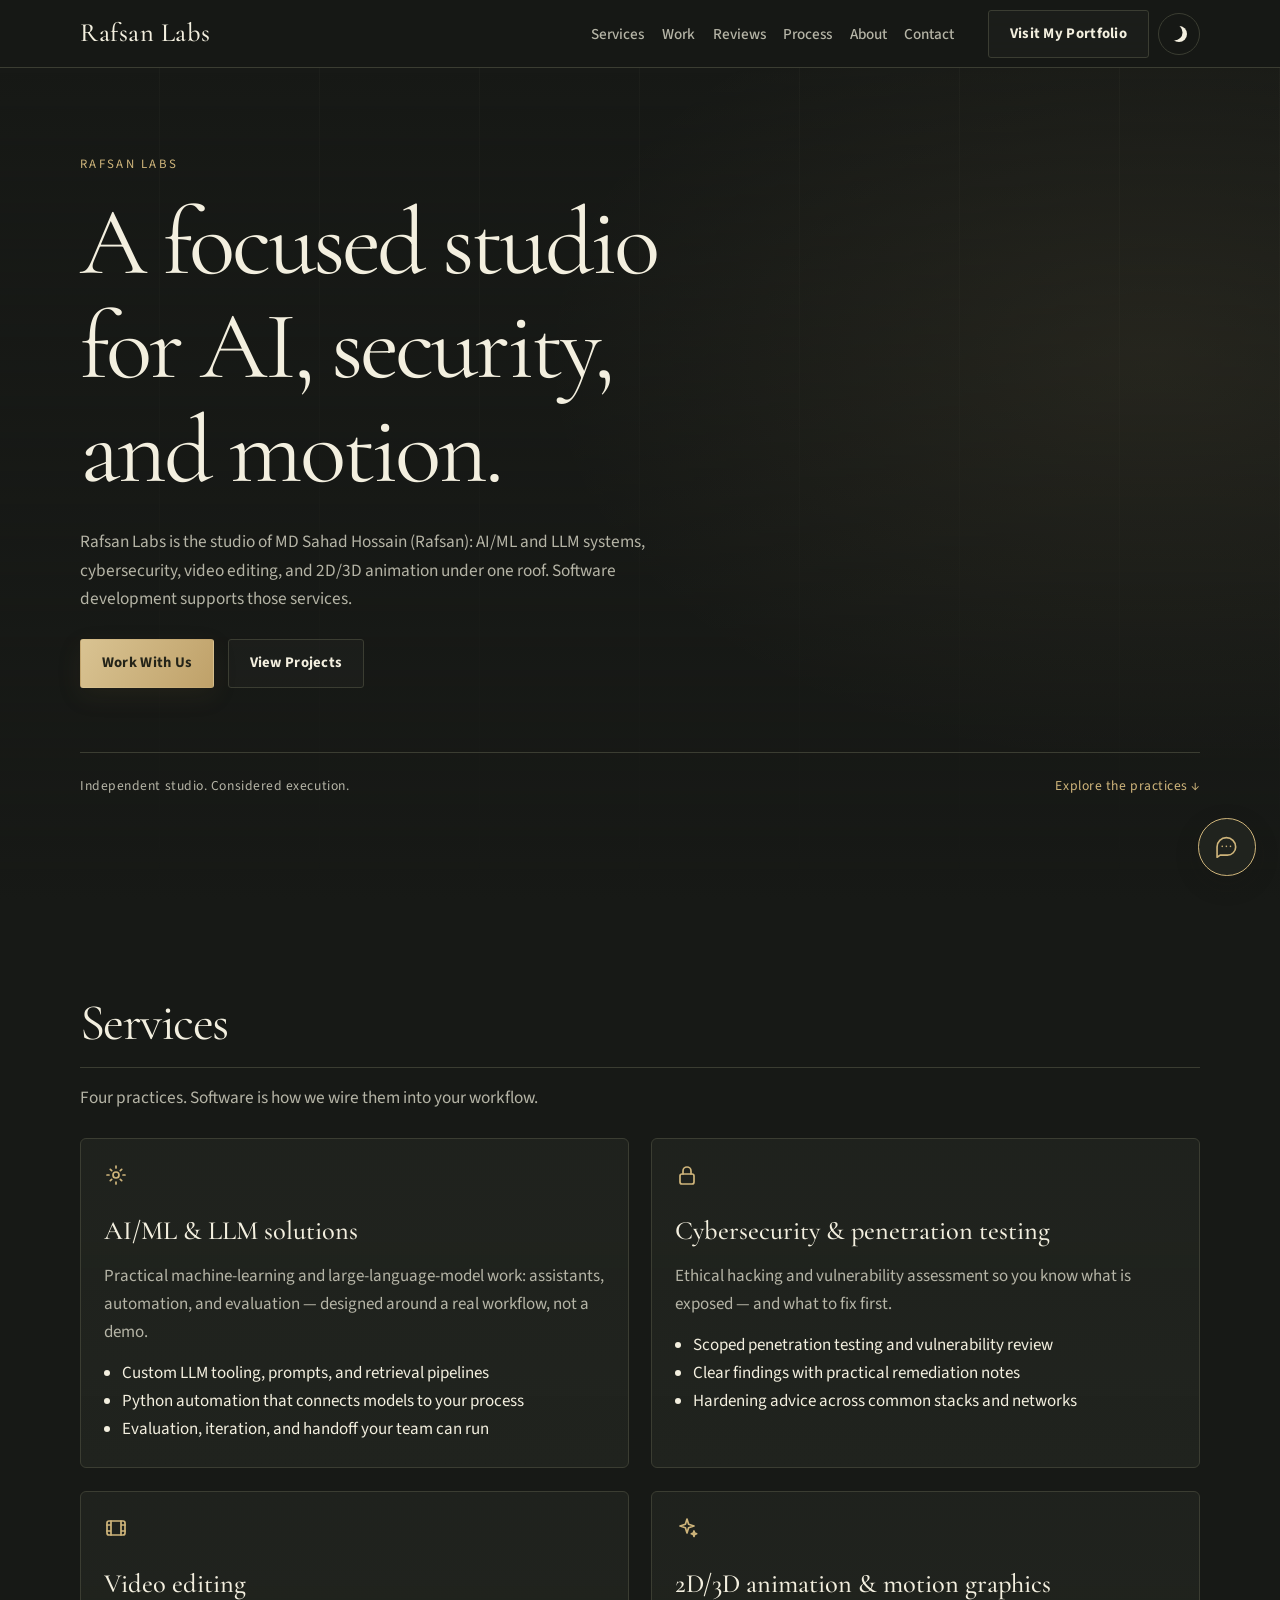
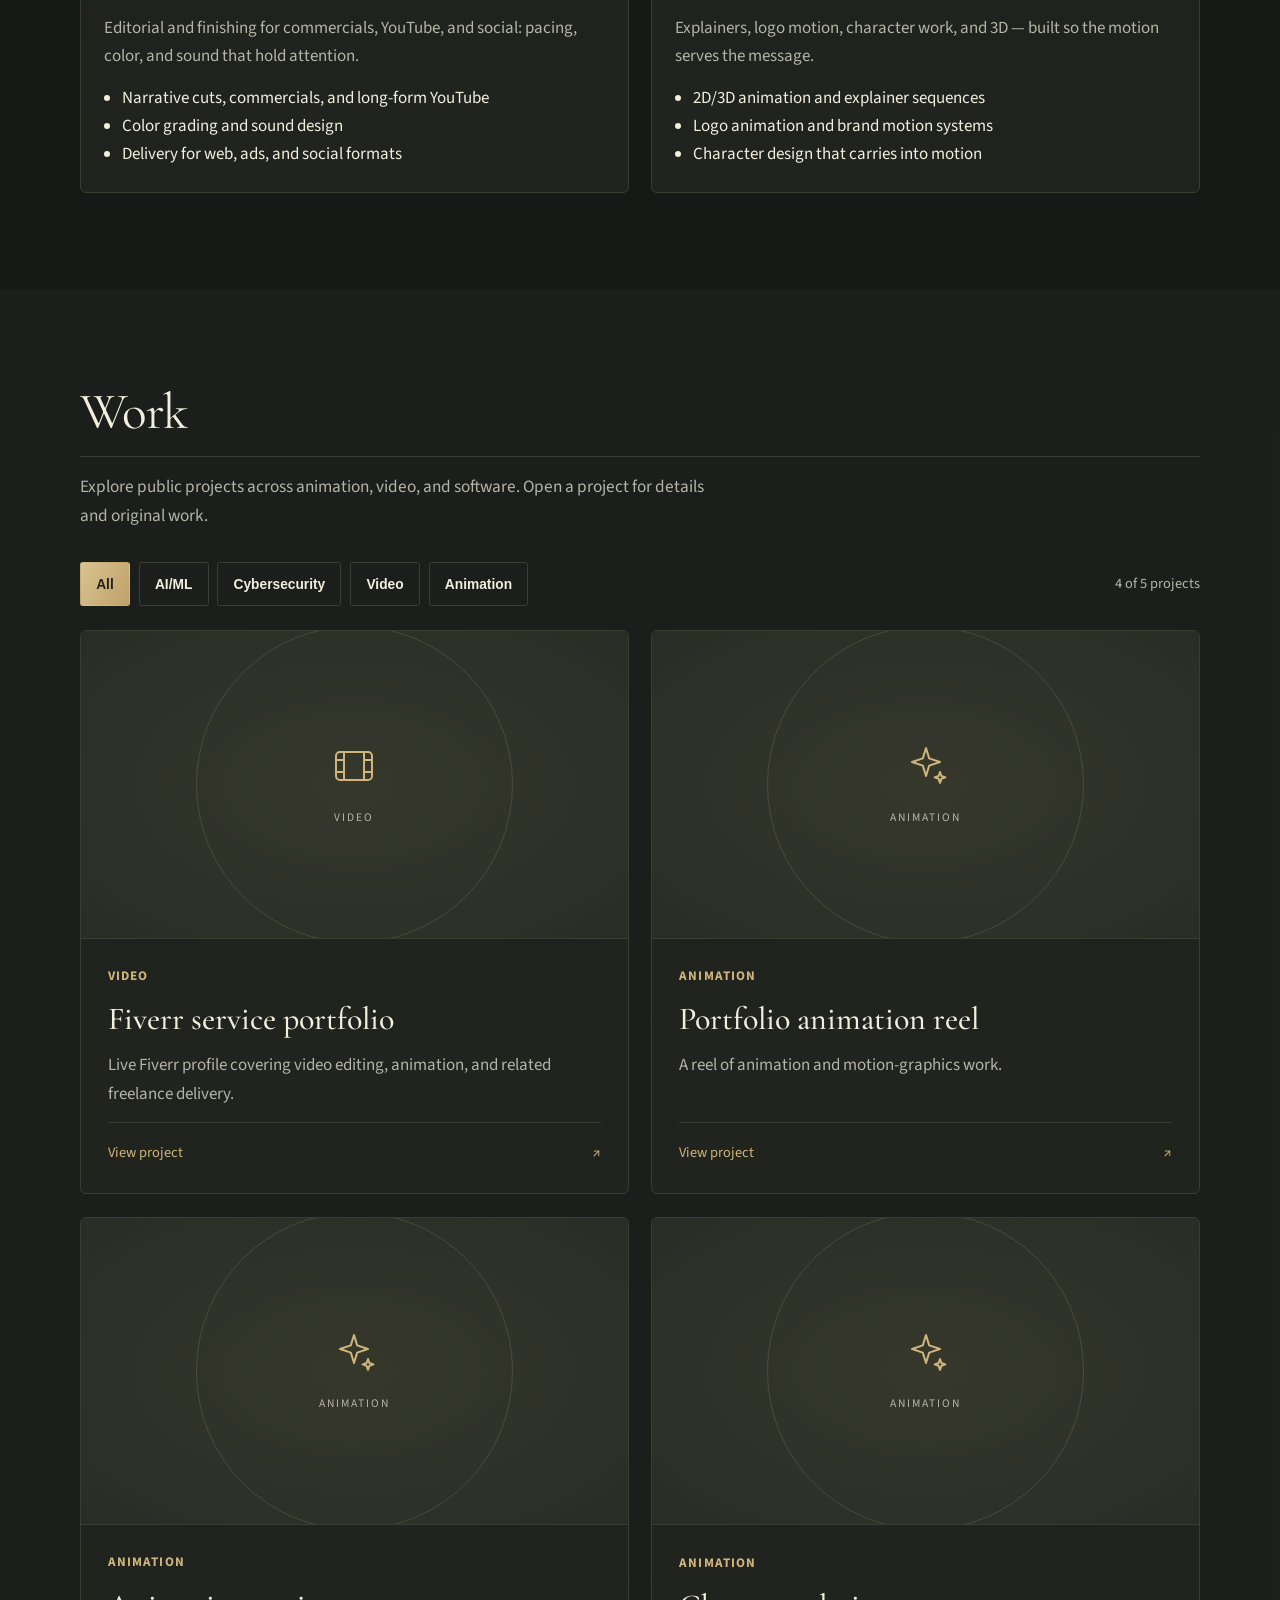
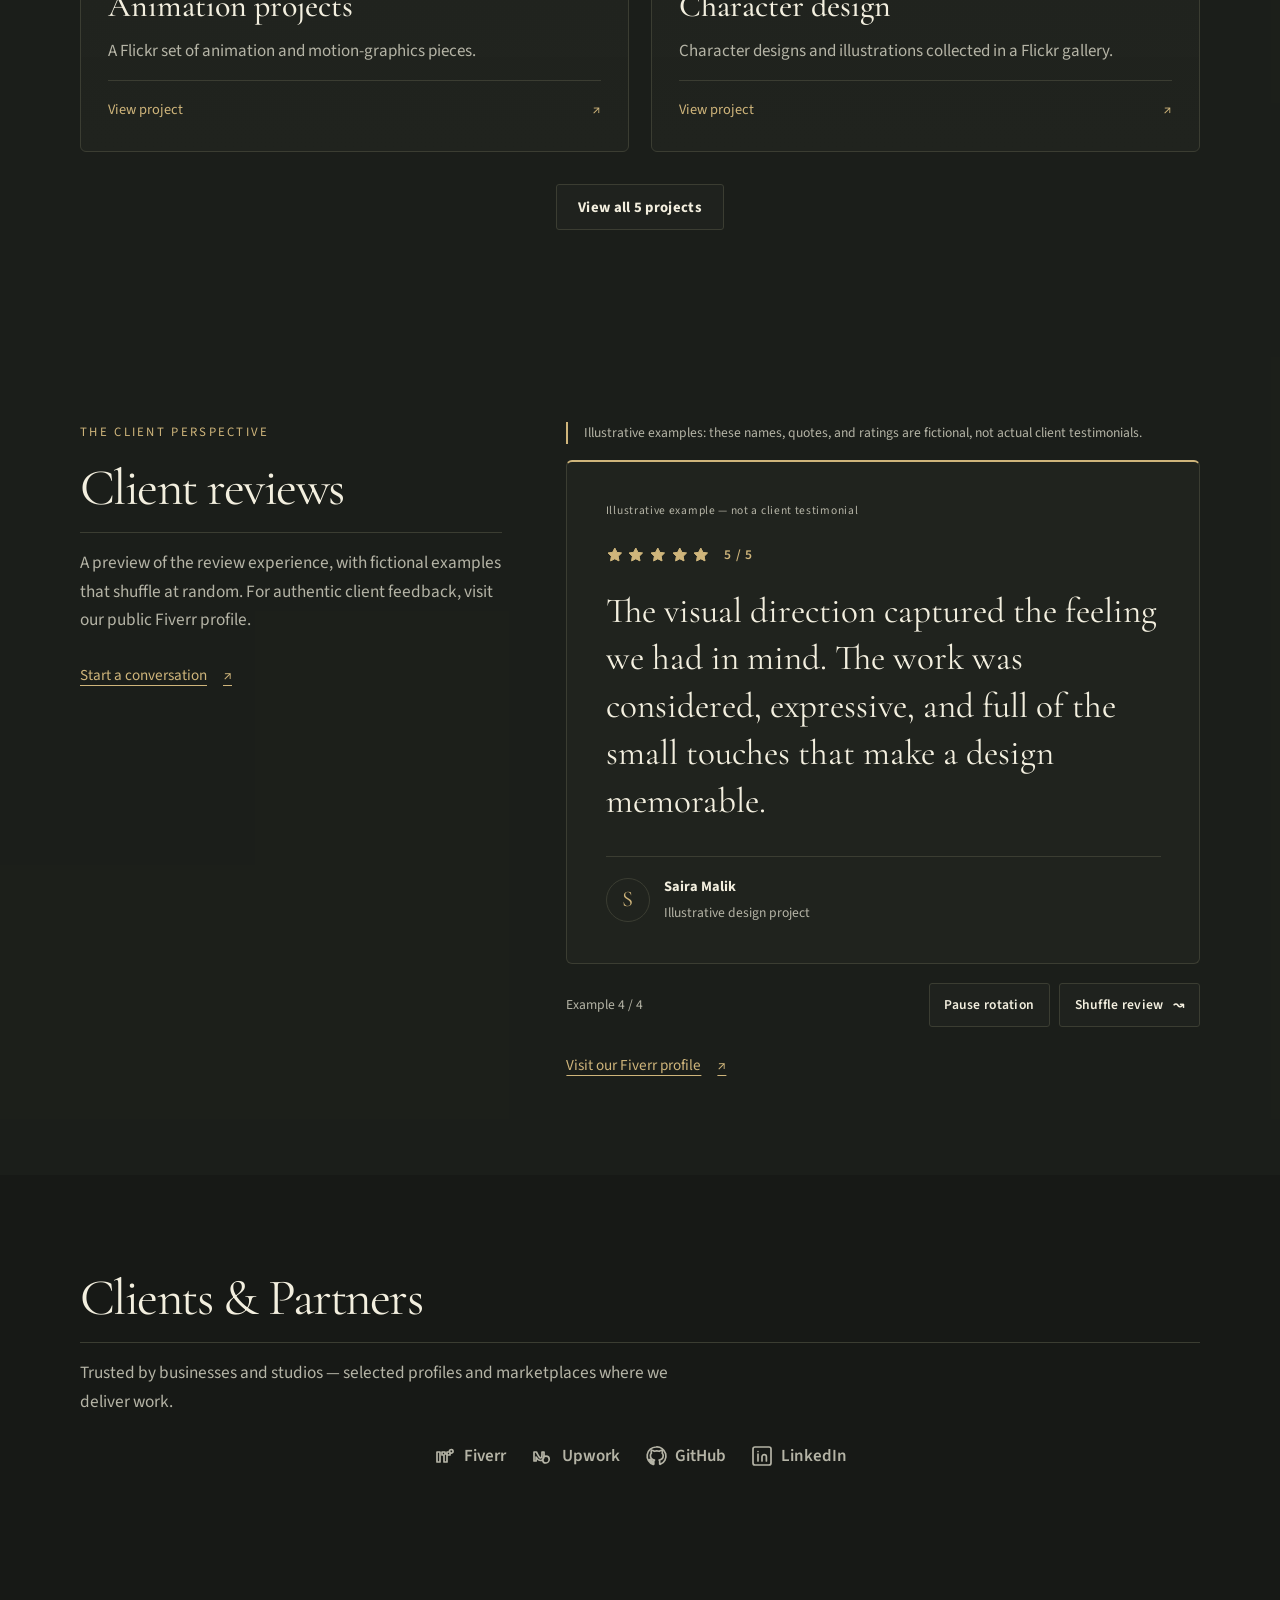
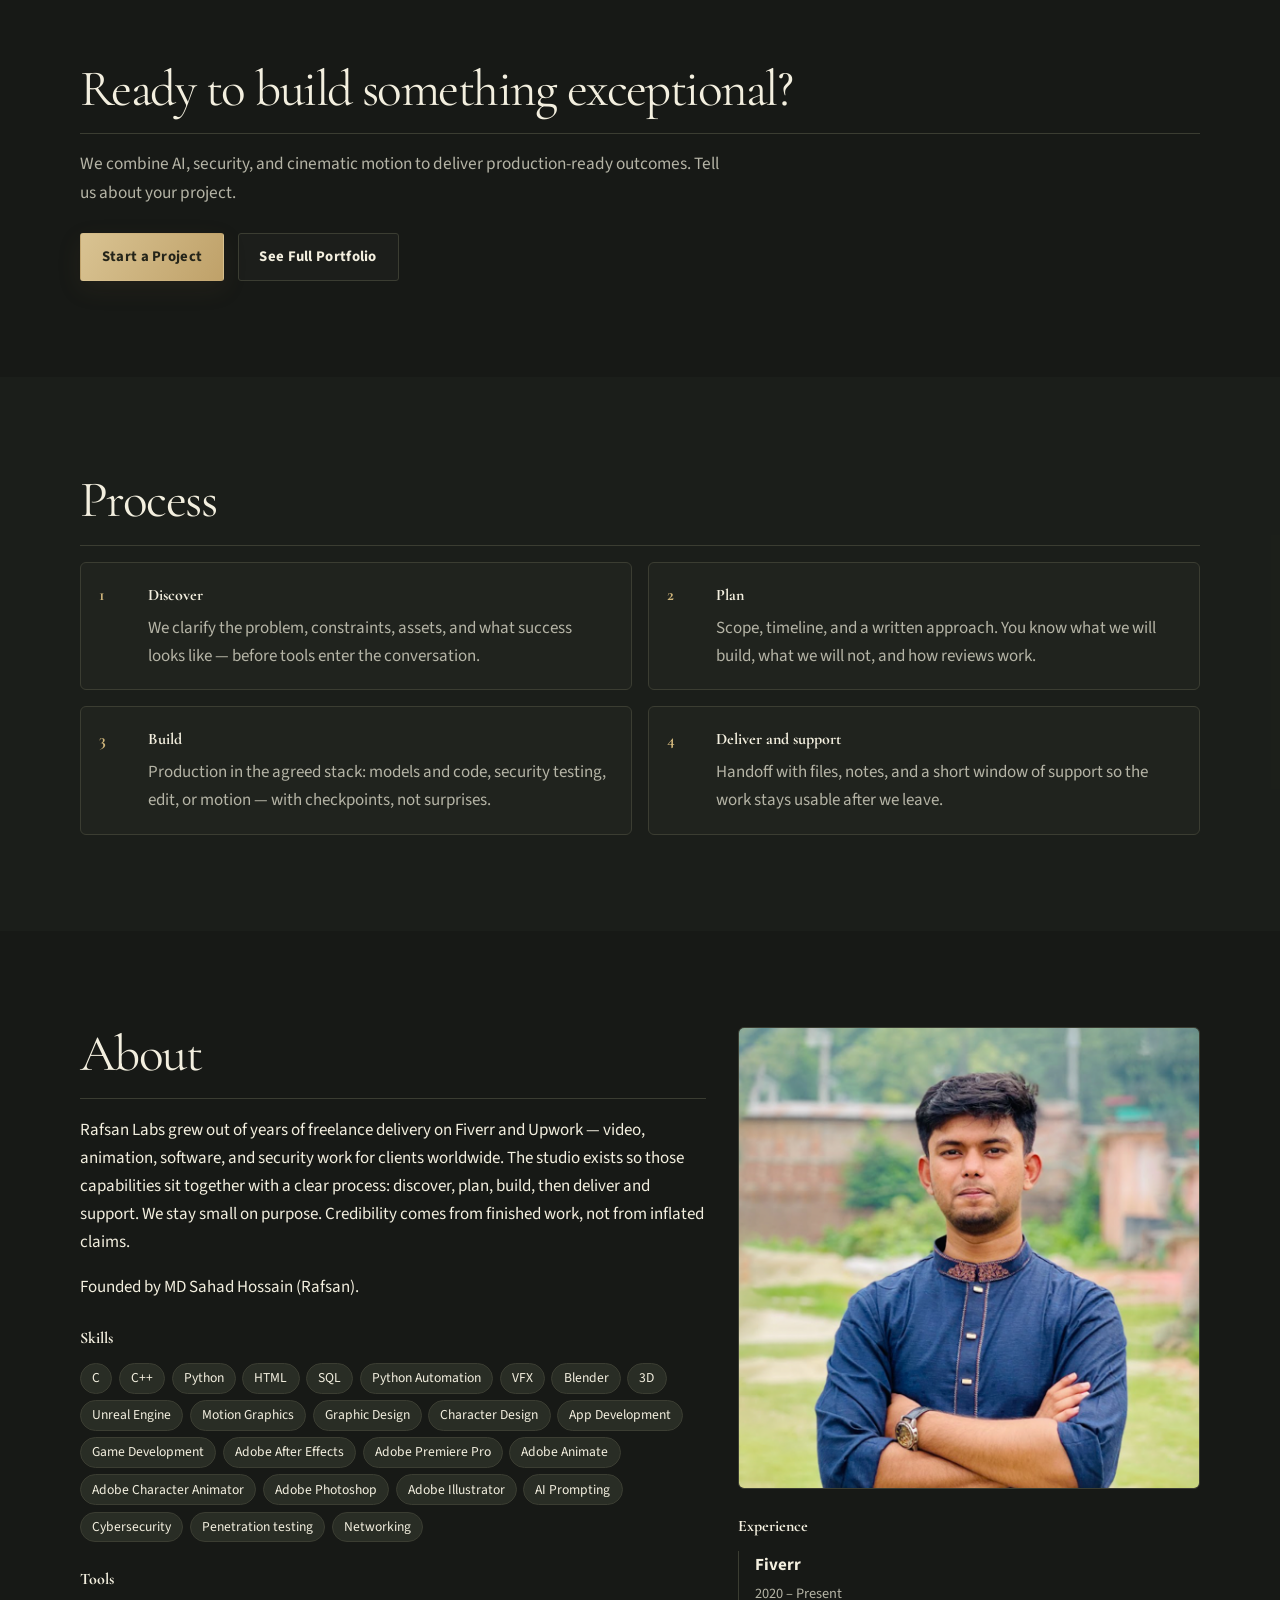
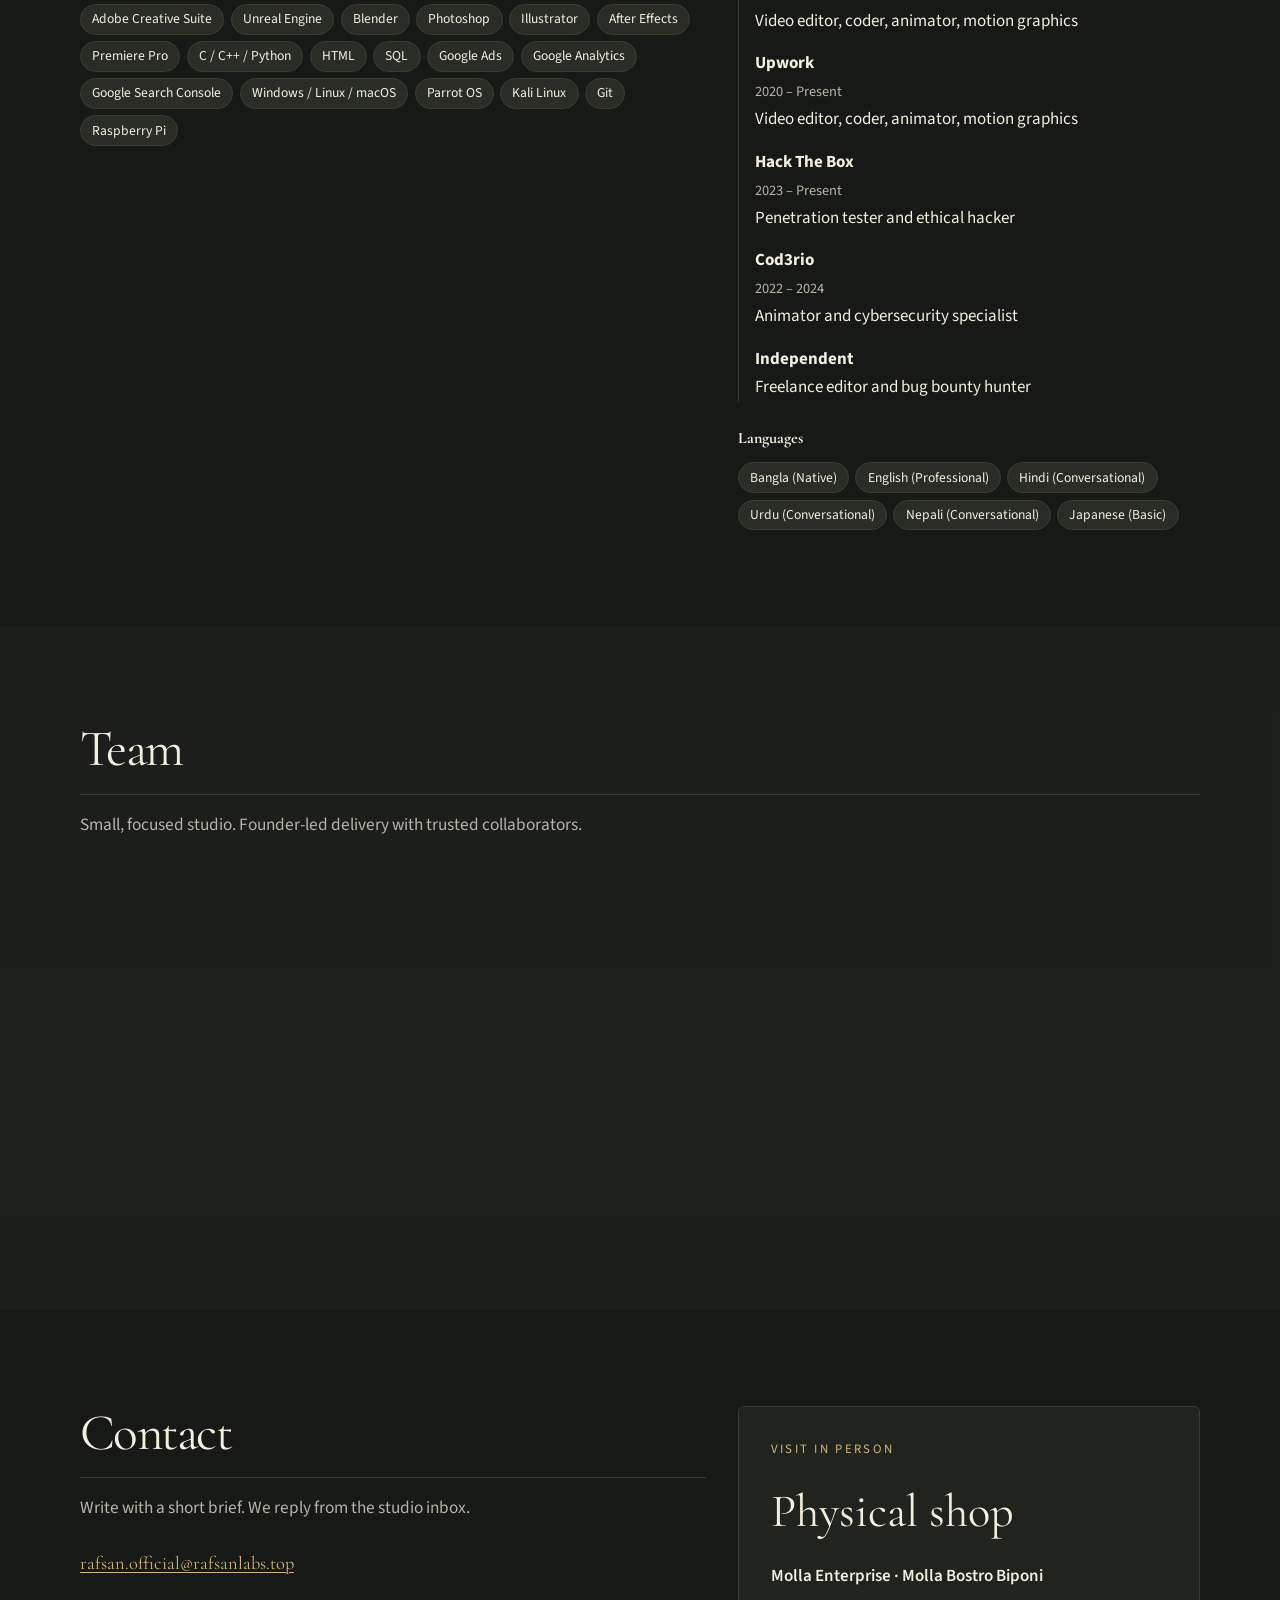
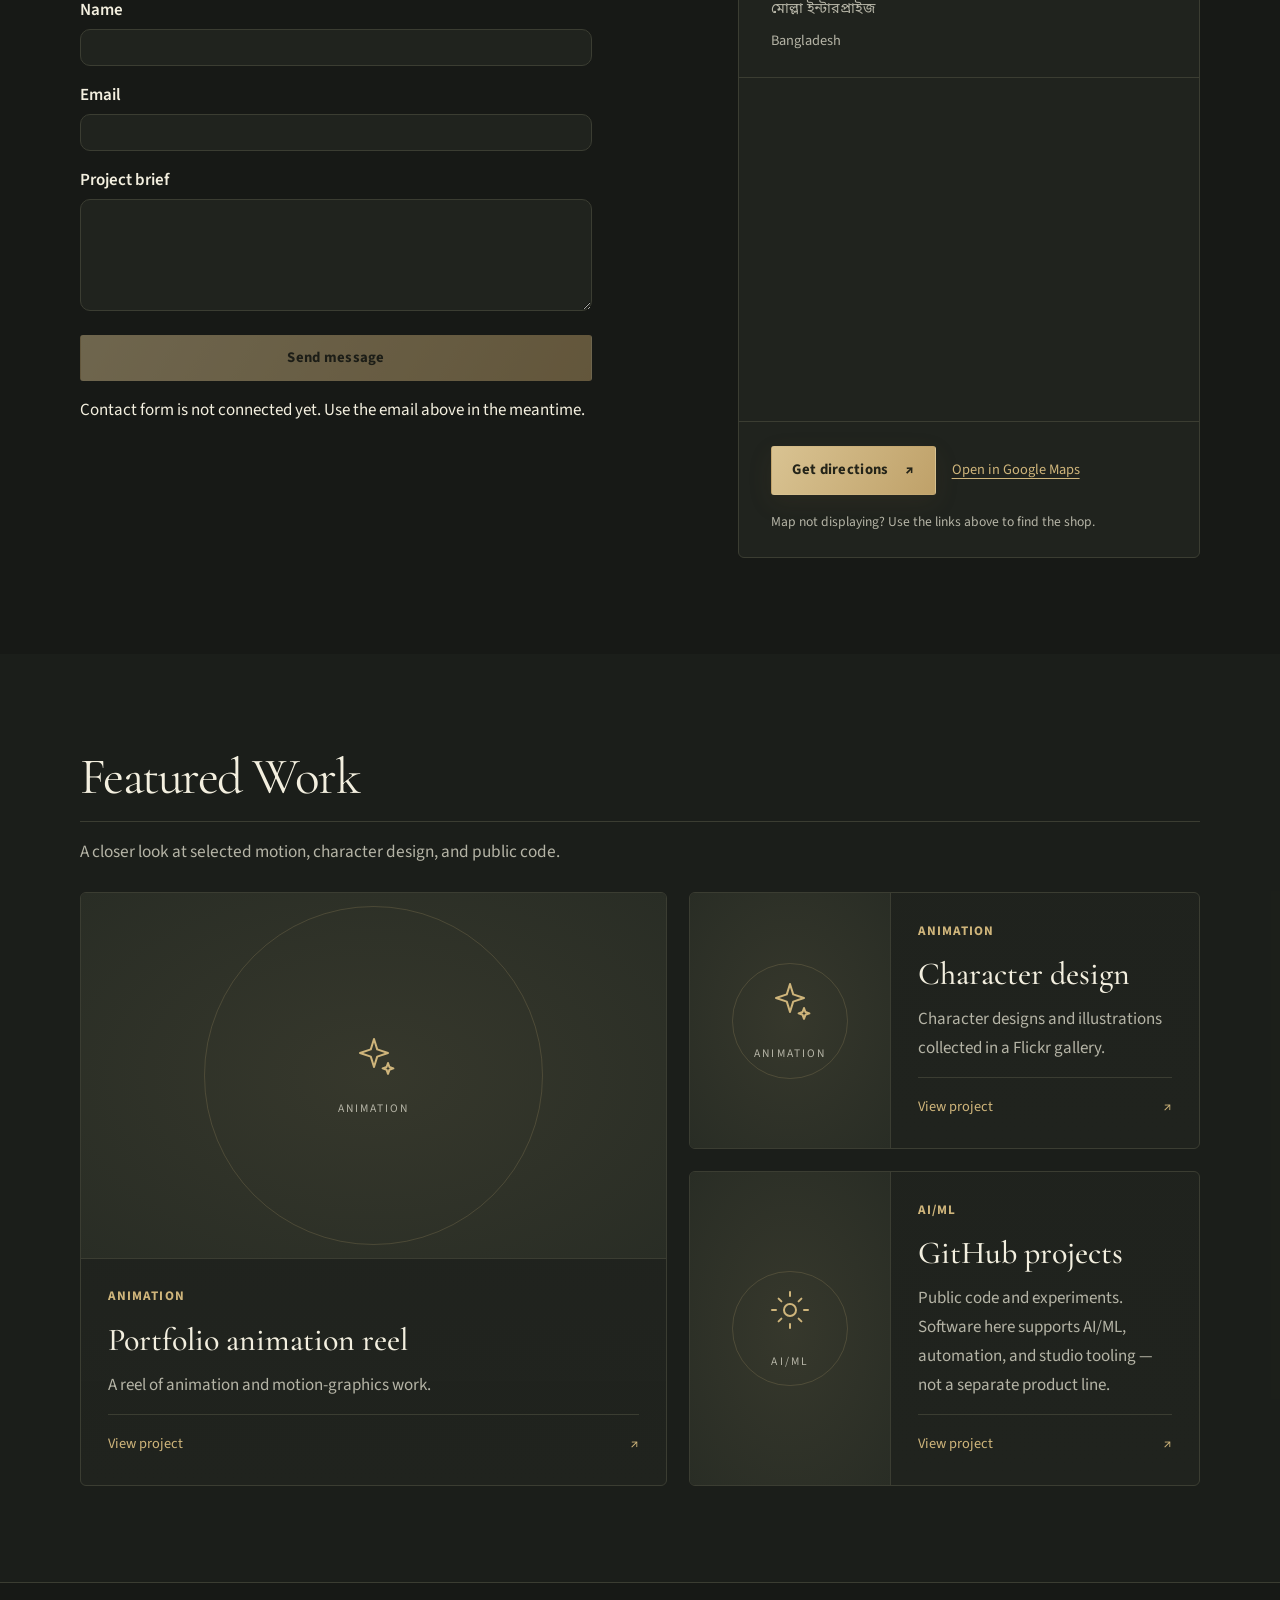
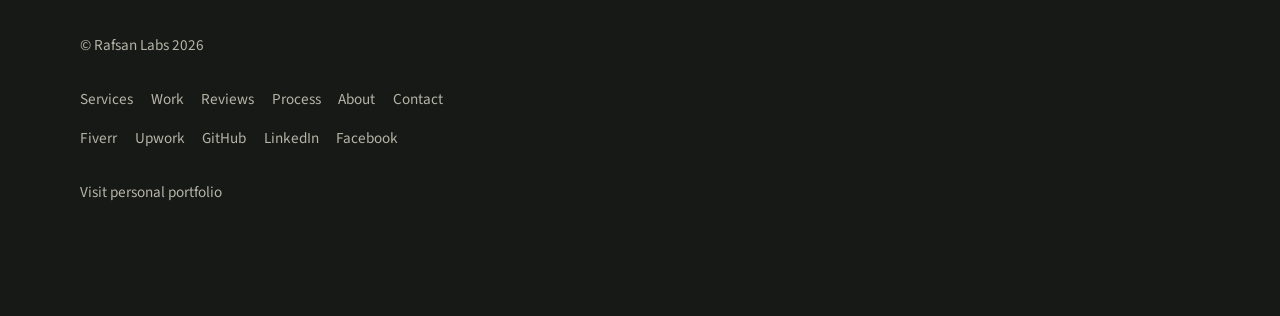
<file: index.html>
<!DOCTYPE html>
<html lang="en">
<head>
  <meta charset="UTF-8">
  <meta name="viewport" content="width=device-width, initial-scale=1.0">
  <title>Rafsan Labs — AI, Cybersecurity, Video &amp; Animation</title>
  <meta name="description" content="Rafsan Labs is the studio of MD Sahad Hossain (Rafsan). We deliver AI/ML and LLM solutions, cybersecurity and penetration testing, video editing, and 2D/3D animation.">
  <meta name="keywords" content="Molla Enterprise, মোল্লা ইন্টারপ্রাইজ, Molla Bostro Biponi, Rafsan Sahad, Rafsan Labs, AI, Cybersecurity, Video, Animation">
  <link rel="canonical" href="https://rafsanlabs.top/">
  <meta property="og:type" content="website">
  <meta property="og:title" content="Rafsan Labs — AI, Cybersecurity, Video &amp; Animation">
  <meta property="og:description" content="Studio of MD Sahad Hossain (Rafsan): AI/ML and LLM solutions, cybersecurity, video editing, and 2D/3D animation.">
  <meta property="og:url" content="https://rafsanlabs.top/">
  <meta property="og:image" content="https://rafsanlabs.top/assets/img/profile.jpg">
  <meta name="twitter:card" content="summary_large_image">
  <meta name="twitter:title" content="Rafsan Labs — AI, Cybersecurity, Video &amp; Animation">
  <meta name="twitter:description" content="Studio of MD Sahad Hossain (Rafsan): AI/ML, cybersecurity, video, and animation.">
  <meta name="twitter:image" content="https://rafsanlabs.top/assets/img/profile.jpg">
  <link rel="icon" type="image/svg+xml" href="assets/img/favicon.svg">
  <link rel="preconnect" href="https://fonts.googleapis.com">
  <link rel="preconnect" href="https://fonts.gstatic.com" crossorigin>
  <link href="https://fonts.googleapis.com/css2?family=Cormorant+Garamond:ital,wght@0,400;0,500;0,600;1,400;1,500&family=Noto+Sans+Bengali:wght@400&family=Source+Sans+3:ital,wght@0,400;0,500;0,600;1,400&display=swap" rel="stylesheet">
  <link rel="stylesheet" href="css/company.css">
  <link rel="stylesheet" href="css/luxury.css">
  <script type="application/ld+json">
  {
    "@context": "https://schema.org",
    "@type": "Organization",
    "name": "Rafsan Labs",
    "url": "https://rafsanlabs.top",
    "email": "rafsan.official@rafsanlabs.top",
    "founder": {
      "@type": "Person",
      "name": "MD Sahad Hossain",
      "alternateName": "Rafsan"
    },
    "sameAs": [
      "https://www.fiverr.com/users/rafsansahad7",
      "https://www.upwork.com/freelancers/~0189661ee7552e6db1",
      "https://github.com/RafsanSahad",
      "https://www.linkedin.com/in/rafsan-sahad/",
      "https://www.facebook.com/itsRafsanSahad"
    ]
  }
  </script>
  <script type="application/ld+json">
  {
    "@context": "https://schema.org",
    "@type": "Store",
    "name": "Molla Enterprise",
    "alternateName": "মোল্লা ইন্টারপ্রাইজ",
    "description": "Molla Enterprise — clothing shop (Molla Bostro Biponi). Founder: MD Sahad Hossain (Rafsan).",
    "url": "https://rafsanlabs.top",
    "geo": {
      "@type": "GeoCoordinates",
      "latitude": 23.217500578856964,
      "longitude": 89.1652736830444
    },
    "address": {
      "@type": "PostalAddress",
      "addressLocality": "Bostro Biponi",
      "addressRegion": "",
      "addressCountry": "Bangladesh"
    },
    "sameAs": [
      "https://www.fiverr.com/users/rafsansahad7",
      "https://www.upwork.com/freelancers/~0189661ee7552e6db1",
      "https://github.com/RafsanSahad",
      "https://www.linkedin.com/in/rafsan-sahad/",
      "https://www.facebook.com/itsRafsanSahad"
    ]
  }
  </script>
</head>
<body data-page="company">
  <a class="skip-link" href="#main">Skip to main content</a>

  <header class="site-header" id="top">
    <div class="wrap header-inner">
      <a class="wordmark" href="#top">Rafsan Labs</a>
      <nav class="nav" id="primary-nav" aria-label="Primary">
        <ul class="nav-list" id="nav-list"></ul>
      </nav>
      <div class="header-actions">
        <a class="btn btn-outline" href="portfolio.html">Visit My Portfolio</a>
        <button type="button" class="theme-toggle" id="theme-toggle" aria-label="Switch to light theme">
          <span class="theme-toggle-icon" aria-hidden="true"></span>
        </button>
        <button type="button" class="nav-toggle" id="nav-toggle" aria-expanded="false" aria-controls="primary-nav" aria-label="Open menu">
          <span></span><span></span><span></span>
        </button>
      </div>
    </div>
  </header>

  <main id="main">
    <section class="hero" id="hero" aria-labelledby="hero-title">
      <div class="hero-bg" aria-hidden="true"></div>
      <div class="wrap hero-inner">
        <p class="eyebrow" id="hero-eyebrow"></p>
        <h1 id="hero-title"></h1>
        <p class="lede" id="hero-pitch"></p>
        <div class="hero-actions" id="hero-actions"></div>
        <div class="hero-colophon">
          <span>Independent studio. Considered execution.</span>
          <a href="#services">Explore the practices <span aria-hidden="true">↓</span></a>
        </div>
      </div>
    </section>

    <section class="section" id="services" aria-labelledby="services-title">
      <div class="wrap">
        <h2 id="services-title">Services</h2>
        <p class="section-intro">Four practices. Software is how we wire them into your workflow.</p>
        <div class="card-grid" id="services-grid"></div>
      </div>
    </section>

    <section class="section section-alt" id="work" aria-labelledby="work-title">
      <div class="wrap">
        <h2 id="work-title">Work</h2>
        <p class="section-intro">Explore public projects across animation, video, and software. Open a project for details and original work.</p>
        <div class="work-toolbar">
          <div class="filters" id="work-filters" role="group" aria-label="Project filters"></div>
          <p class="work-status" id="work-status" role="status" aria-live="polite" aria-atomic="true"></p>
        </div>
        <div class="card-grid work-grid" id="work-grid"></div>
        <div class="view-all-control" id="view-all-control" hidden>
          <button type="button" class="btn btn-outline" id="work-toggle" aria-controls="work-grid" aria-expanded="false">View all projects</button>
        </div>
      </div>
    </section>

    <section class="section section-alt" id="reviews" aria-labelledby="reviews-title">
      <div class="wrap reviews-layout">
        <div class="reviews-intro">
          <p class="eyebrow">The client perspective</p>
          <h2 id="reviews-title">Client reviews</h2>
          <p class="section-intro" id="reviews-intro-copy">Good work is a collaboration. Explore client feedback on our public Fiverr profile, with selected testimonials shared here when available.</p>
          <a class="reviews-contact" href="#contact">Start a conversation <span aria-hidden="true">↗</span></a>
        </div>
        <div class="reviews-content">
          <p class="reviews-demo-note" id="reviews-demo-note" hidden>Illustrative examples: these names, quotes, and ratings are fictional, not actual client testimonials.</p>
          <div class="review-carousel" id="review-carousel" role="region" aria-roledescription="carousel" aria-label="Client reviews" hidden>
            <div class="client-reviews-grid" id="reviews-grid" aria-live="off"></div>
            <div class="review-carousel-controls" id="review-carousel-controls">
              <p class="review-position" id="review-position"></p>
              <div class="review-carousel-actions">
                <button type="button" class="btn btn-outline" id="review-pause" aria-controls="reviews-grid">Pause rotation</button>
                <button type="button" class="btn btn-outline" id="review-shuffle" aria-controls="reviews-grid">Shuffle review <span aria-hidden="true">↝</span></button>
              </div>
            </div>
            <p class="visually-hidden" id="review-announcement" role="status" aria-live="polite" aria-atomic="true"></p>
          </div>
          <div class="reviews-empty" id="reviews-empty">
            <svg class="review-quote-mark" viewBox="0 0 48 48" fill="none" aria-hidden="true"><path d="M7 27c0-11 5-17 13-19v5c-5 2-7 6-7 10h9v17H7V27Zm24 0c0-11 5-17 13-19v5c-5 2-7 6-7 10h9v17H31V27Z" stroke="currentColor" stroke-width="1.2"/></svg>
            <p class="eyebrow">Feedback, at the source</p>
            <h3>Read the client perspective.</h3>
            <p>Visit our Fiverr profile to explore reviews and feedback on completed work.</p>
            <a class="btn btn-solid" data-review-profile href="https://www.fiverr.com/users/rafsansahad7" target="_blank" rel="noopener noreferrer">Read reviews on Fiverr <span aria-hidden="true">↗</span></a>
            <p class="reviews-note">Opens our public Fiverr profile in a new tab.</p>
          </div>
          <p class="reviews-source" id="reviews-source" hidden><a data-review-profile href="https://www.fiverr.com/users/rafsansahad7" target="_blank" rel="noopener noreferrer">Visit our Fiverr profile <span aria-hidden="true">↗</span></a></p>
        </div>
      </div>
    </section>

    <!-- Clients / Partners -->
    <section class="section" id="clients" aria-labelledby="clients-title">
      <div class="wrap">
        <h2 id="clients-title">Clients & Partners</h2>
        <p class="section-intro">Trusted by businesses and studios — selected profiles and marketplaces where we deliver work.</p>
        <div class="trust-inner" id="trust-bar"></div>
      </div>
    </section>

    <!-- Premium CTA (glass panel) -->
    <section class="section premium-cta" aria-labelledby="cta-title">
      <div class="wrap">
        <div class="glass-panel">
          <h2 id="cta-title">Ready to build something exceptional?</h2>
          <p class="section-intro">We combine AI, security, and cinematic motion to deliver production-ready outcomes. Tell us about your project.</p>
          <div class="hero-actions">
            <a class="btn btn-solid" href="#contact">Start a Project</a>
            <a class="btn btn-outline" href="portfolio.html">See Full Portfolio</a>
          </div>
        </div>
      </div>
    </section>

    <section class="section section-alt" id="process" aria-labelledby="process-title">
      <div class="wrap">
        <h2 id="process-title">Process</h2>
        <ol class="process-list" id="process-list"></ol>
      </div>
    </section>

    <section class="section" id="about" aria-labelledby="about-title">
      <div class="wrap about-layout">
        <div class="about-copy">
          <h2 id="about-title">About</h2>
          <p id="about-story"></p>
          <p class="founder-line" id="about-founder"></p>
          <h3>Skills</h3>
          <ul class="chips" id="about-skills"></ul>
          <h3>Tools</h3>
          <ul class="chips" id="about-tools"></ul>
        </div>
        <div class="about-aside">
          <figure class="founder-photo">
            <img id="about-photo" src="assets/img/profile.jpg" width="480" height="480" alt="" loading="lazy">
          </figure>
          <h3>Experience</h3>
          <ol class="timeline" id="about-experience"></ol>
          <h3>Languages</h3>
          <ul class="chips" id="about-languages"></ul>
        </div>
      </div>
    </section>

    <!-- Team (small) -->
    <section class="section section-alt" id="team" aria-labelledby="team-title">
      <div class="wrap">
        <h2 id="team-title">Team</h2>
        <p class="section-intro">Small, focused studio. Founder-led delivery with trusted collaborators.</p>
        <div class="card-grid">
          <article class="card reveal">
            <div class="founder-photo" style="max-width:140px;display:inline-block;margin-bottom:0.6rem;">
              <img src="assets/img/profile.jpg" alt="Rafsan Sahad">
            </div>
            <h3>MD Sahad Hossain (Rafsan)</h3>
            <p>Founder — Lead: AI, Motion, Security. Freelancer and studio lead with multi-disciplinary delivery experience.</p>
          </article>
        </div>
      </div>
    </section>

    <section class="section" id="contact" aria-labelledby="contact-title">
      <div class="wrap contact-layout">
        <div>
          <h2 id="contact-title" tabindex="-1">Contact</h2>
          <p class="section-intro">Write with a short brief. We reply from the studio inbox.</p>
          <p><a class="mailto" id="contact-email" href="mailto:rafsan.official@rafsanlabs.top">rafsan.official@rafsanlabs.top</a></p>
          <form class="contact-form" id="contact-form" novalidate>
            <div class="field">
              <label for="name">Name</label>
              <input id="name" name="name" type="text" autocomplete="name" required maxlength="120">
              <p class="field-error" id="name-error" hidden></p>
            </div>
            <div class="field">
              <label for="email">Email</label>
              <input id="email" name="email" type="email" autocomplete="email" required maxlength="160">
              <p class="field-error" id="email-error" hidden></p>
            </div>
            <div class="field">
              <label for="message">Project brief</label>
              <textarea id="message" name="message" rows="6" required maxlength="4000"></textarea>
              <p class="field-error" id="message-error" hidden></p>
            </div>
            <button type="submit" class="btn btn-solid" id="contact-submit">Send message</button>
            <p class="form-status" id="form-status" role="status" aria-live="polite"></p>
          </form>
        </div>
        <aside class="map-block" aria-labelledby="map-heading">
          <div class="shop-details">
            <p class="eyebrow">Visit in person</p>
            <h3 id="map-heading">Physical shop</h3>
            <p class="map-caption" id="map-caption">Molla Enterprise · Molla Bostro Biponi</p>
            <p class="shop-local-name" id="map-local-name" lang="bn">মোল্লা ইন্টারপ্রাইজ</p>
            <p class="shop-country">Bangladesh</p>
          </div>
          <div class="map-frame" id="map-frame"></div>
          <div class="shop-actions">
            <a class="btn btn-solid" id="map-directions" href="https://www.google.com/maps/dir/?api=1&amp;destination=23.217500578856964%2C89.1652736830444" target="_blank" rel="noopener noreferrer">Get directions <span aria-hidden="true">↗</span></a>
            <a class="shop-map-link" id="map-open" href="https://www.google.com/maps/search/?api=1&amp;query=23.217500578856964%2C89.1652736830444" target="_blank" rel="noopener noreferrer">Open in Google Maps</a>
          </div>
          <p class="map-note">Map not displaying? Use the links above to find the shop.</p>
        </aside>
      </div>
    </section>

    <!-- Featured Work (moved to end) -->
    <section class="section section-alt" id="featured" aria-labelledby="featured-title">
      <div class="wrap">
        <h2 id="featured-title">Featured Work</h2>
        <p class="section-intro">A closer look at selected motion, character design, and public code.</p>
        <div class="card-grid featured-grid" id="featured-grid"></div>
      </div>
    </section>

  </main>

  <footer class="site-footer">
    <div class="wrap footer-inner">
      <p id="footer-copy"></p>
      <nav aria-label="Footer">
        <ul class="footer-nav" id="footer-nav"></ul>
      </nav>
      <ul class="footer-social" id="footer-social"></ul>
      <p><a href="portfolio.html">Visit personal portfolio</a></p>
    </div>
  </footer>

  <a class="floating-contact" id="floating-contact" href="#contact" aria-label="Contact Rafsan Labs">
    <svg viewBox="0 0 24 24" fill="none" aria-hidden="true"><path d="M20 11.5a8 8 0 0 1-8 8H5l-3 2v-10a9 9 0 0 1 18 0Z"/><path d="M7 11h.01M11 11h.01M15 11h.01"/></svg>
    <span class="floating-contact-label" aria-hidden="true">Let's talk</span>
  </a>

  <div class="modal" id="project-modal" hidden>
    <div class="modal-backdrop" data-close-modal></div>
    <div class="modal-dialog" role="dialog" aria-modal="true" aria-labelledby="modal-title" tabindex="-1">
      <button type="button" class="modal-close" data-close-modal aria-label="Close project details">&times;</button>
      <h2 id="modal-title"></h2>
      <div class="modal-body" id="modal-body"></div>
    </div>
  </div>

  <script src="data/content.js"></script>
  <script src="js/company.js"></script>
</body>
</html>
</file>
<file: css/company.css>
/* Rafsan Labs — company site. Dark-first, one accent. */

:root {
  --bg: #171916;
  --surface: #20231e;
  --surface-2: #292d25;
  --text: #f3efdf;
  --muted: #b5b4a6;
  --line: #3b3d32;
  --accent: #cfb57b;
  --accent-hover: #e4ce9e;
  --accent-ink: #242419;
  --accent-gradient: linear-gradient(120deg, #d9c392, #bfa169);
  --accent-gradient-strong: linear-gradient(120deg, #e4d1a8, #cfb57b);
  --danger: #f07178;
  --ok: #6bcb8b;
  --shadow: 0 18px 50px rgba(0, 0, 0, 0.35);
  --radius: 6px;
  --header-h: 4.25rem;
  --font-display: "Cormorant Garamond", Georgia, serif;
  --font-body: "Source Sans 3", system-ui, "Segoe UI", sans-serif;
  --focus: 0 0 0 3px var(--bg), 0 0 0 5px var(--accent);
}

html[data-theme="light"] {
  --bg: #f5f1e8;
  --surface: #fcf9f2;
  --surface-2: #ece7db;
  --text: #252a22;
  --muted: #626454;
  --line: #d9d3c3;
  --accent: #79602e;
  --accent-hover: #604921;
  --accent-ink: #242419;
  --shadow: 0 16px 40px rgba(18, 23, 30, 0.08);
  --focus: 0 0 0 3px var(--bg), 0 0 0 5px var(--accent);
}

*,
*::before,
*::after {
  box-sizing: border-box;
}

html {
  scroll-behavior: smooth;
}

@media (prefers-reduced-motion: reduce) {
  html {
    scroll-behavior: auto;
  }

  *,
  *::before,
  *::after {
    animation-duration: 0.01ms !important;
    animation-iteration-count: 1 !important;
    transition-duration: 0.01ms !important;
  }

  .hero-bg {
    animation: none !important;
  }
}

body {
  margin: 0;
  min-height: 100vh;
  font-family: var(--font-body);
  font-size: 1.0625rem;
  line-height: 1.65;
  color: var(--text);
  background: var(--bg);
}

img {
  max-width: 100%;
  height: auto;
  display: block;
}

a {
  color: var(--accent);
  text-decoration-thickness: 1px;
  text-underline-offset: 0.18em;
}

a:hover {
  color: var(--accent-hover);
}

:focus-visible {
  outline: none;
  box-shadow: var(--focus);
}

.skip-link {
  position: absolute;
  left: 1rem;
  top: -4rem;
  z-index: 100;
  background: var(--accent);
  color: var(--accent-ink);
  padding: 0.5rem 0.85rem;
  border-radius: 8px;
  font-weight: 600;
}

.skip-link:focus {
  top: 0.75rem;
}

.wrap {
  width: min(1120px, calc(100% - 2rem));
  margin-inline: auto;
}

.site-header {
  position: sticky;
  top: 0;
  z-index: 40;
  height: var(--header-h);
  background: color-mix(in srgb, var(--bg) 86%, transparent);
  backdrop-filter: blur(14px);
  border-bottom: 1px solid var(--line);
}

.header-inner {
  display: flex;
  align-items: center;
  gap: 1rem;
  height: var(--header-h);
}

.wordmark {
  font-family: var(--font-display);
  font-weight: 700;
  font-size: 1.15rem;
  letter-spacing: 0.02em;
  color: var(--text);
  text-decoration: none;
  margin-right: auto;
}

.wordmark:hover {
  color: var(--accent);
}

.nav-list,
.footer-nav,
.footer-social,
.chips,
.process-list,
.timeline {
  list-style: none;
  margin: 0;
  padding: 0;
}

.nav-list {
  display: flex;
  gap: 0.25rem 1.1rem;
}

.nav-list a {
  color: var(--muted);
  text-decoration: none;
  font-weight: 500;
  font-size: 0.95rem;
}

.nav-list a:hover,
.nav-list a[aria-current="true"] {
  color: var(--text);
}

.header-actions {
  display: flex;
  align-items: center;
  gap: 0.6rem;
}

.btn {
  display: inline-flex;
  align-items: center;
  justify-content: center;
  gap: 0.4rem;
  min-height: 2.9rem;
  padding: 0.7rem 1.3rem;
  border-radius: 3px;
  font-family: var(--font-body);
  font-weight: 700;
  font-size: 0.92rem;
  letter-spacing: 0.02em;
  text-decoration: none;
  border: 1px solid transparent;
  cursor: pointer;
  transition: transform 0.22s ease, box-shadow 0.22s ease, border-color 0.22s ease, background 0.22s ease, color 0.22s ease;
}

.btn:hover {
  transform: translateY(-3px) scale(1.01);
  box-shadow: 0 10px 25px rgba(117, 94, 48, 0.14);
}

.btn-outline {
  color: var(--text);
  border-color: var(--line);
  background: rgba(255, 255, 255, 0.02);
}

.btn-outline:hover {
  background: color-mix(in srgb, var(--accent) 12%, transparent);
  border-color: var(--accent);
  color: var(--text);
}

.btn-solid {
  background: var(--accent-gradient);
  color: var(--accent-ink);
  border-color: transparent;
  box-shadow: 0 8px 24px rgba(117, 94, 48, 0.12);
}

.btn-solid:hover {
  background: var(--accent-gradient-strong);
  color: var(--accent-ink);
}

.btn-solid:disabled {
  opacity: 0.45;
  cursor: not-allowed;
  transform: none;
  box-shadow: none;
}

.theme-toggle,
.nav-toggle,
.icon-btn,
.filter-btn,
.modal-close {
  background: transparent;
  border: 1px solid var(--line);
  color: var(--text);
  cursor: pointer;
}

.theme-toggle,
.nav-toggle {
  width: 2.6rem;
  height: 2.6rem;
  border-radius: 999px;
  display: grid;
  place-items: center;
}

.theme-toggle-icon {
  width: 1rem;
  height: 1rem;
  border-radius: 50%;
  box-shadow: inset -0.28rem -0.1rem 0 0 currentColor;
}

html[data-theme="light"] .theme-toggle-icon {
  box-shadow: none;
  background: currentColor;
  clip-path: polygon(50% 0, 61% 35%, 98% 35%, 68% 57%, 79% 91%, 50% 70%, 21% 91%, 32% 57%, 2% 35%, 39% 35%);
}

.nav-toggle {
  display: none;
  flex-direction: column;
  gap: 5px;
}

.nav-toggle span {
  display: block;
  width: 16px;
  height: 2px;
  background: currentColor;
}

.hero {
  position: relative;
  overflow: hidden;
  min-height: calc(100vh - var(--header-h));
  display: grid;
  align-items: center;
  padding: 4.5rem 0 5.5rem;
}

.hero-bg {
  position: absolute;
  inset: 0;
  background:
    radial-gradient(ellipse 68% 70% at 90% 35%, color-mix(in srgb, var(--accent) 10%, transparent), transparent 70%),
    linear-gradient(180deg, transparent, var(--bg)),
    repeating-linear-gradient(
      90deg,
      transparent 0,
      transparent 159px,
      color-mix(in srgb, var(--line) 35%, transparent) 160px
    );
  opacity: 0.8;
  pointer-events: none;
}

@keyframes drift {
  from { background-position: 0 0, 0 0, 0 0; }
  to { background-position: 0 0, 0 0, 48px 0; }
}

.hero-inner {
  position: relative;
  max-width: 70rem;
  width: min(1120px, calc(100% - 2rem));
  margin: 0 auto;
  text-align: left;
}

.eyebrow {
  font-family: var(--font-body);
  font-size: 0.8rem;
  letter-spacing: 0.18em;
  text-transform: uppercase;
  color: var(--accent);
  margin: 0 0 1rem;
  text-align: center;
}

.hero h1,
.section h2,
.modal-dialog h2 {
  font-family: var(--font-display);
  font-weight: 400;
  letter-spacing: -0.03em;
  line-height: 1.08;
  margin: 0 0 1rem;
}

.hero h1 {
  font-size: clamp(3.2rem, 7.5vw, 6.8rem);
  max-width: 15ch;
  text-align: left;
  text-wrap: balance;
}

.lede,
.section-intro {
  color: var(--muted);
  margin: 0 auto 1.6rem;
  max-width: 40rem;
  text-align: center;
  font-size: 1.08rem;
}

.hero-actions {
  display: flex;
  flex-wrap: wrap;
  justify-content: flex-start;
  gap: 0.85rem;
}

.section {
  padding: 6rem 0;
}

.section-alt {
  background: color-mix(in srgb, var(--surface) 55%, transparent);
}

.section h2 {
  font-size: clamp(2.5rem, 4vw, 3.7rem);
}

.section h3 {
  font-family: var(--font-display);
  font-size: 1rem;
  margin: 1.5rem 0 0.7rem;
}

.card-grid {
  display: grid;
  gap: 1.4rem;
  grid-template-columns: 1fr;
}

.card,
.service-card,
.work-card,
.cert-card {
  background: linear-gradient(180deg, color-mix(in srgb, var(--surface) 90%, transparent), var(--surface));
  border: 1px solid var(--line);
  border-radius: var(--radius);
  padding: 1.5rem 1.45rem;
  box-shadow: none;
}

.service-card,
.work-card,
.cert-card {
  transition: transform 0.26s ease, box-shadow 0.26s ease, border-color 0.26s ease;
}

.service-card:hover,
.work-card:hover,
.cert-card:hover {
  transform: translateY(-4px);
  border-color: var(--accent);
  box-shadow: 0 18px 40px rgba(20, 25, 17, 0.12);
}

.service-card svg,
.trust-link svg,
.icon-btn svg {
  width: 1.5rem;
  height: 1.5rem;
  fill: none;
  stroke: currentColor;
  stroke-width: 1.7;
  stroke-linecap: round;
  stroke-linejoin: round;
}

.service-icon {
  color: var(--accent);
  margin-bottom: 0.85rem;
}

.service-card h3,
.work-card h3 {
  font-family: var(--font-display);
  font-size: 1.2rem;
  margin: 0 0 0.5rem;
}

.service-card p,
.work-card p {
  margin: 0 0 0.85rem;
  color: var(--muted);
}

.service-card ul {
  margin: 0;
  padding-left: 1.1rem;
  color: var(--text);
}

.filters {
  display: flex;
  flex-wrap: wrap;
  gap: 0.55rem;
  margin-bottom: 1.5rem;
}

.filter-btn {
  border-radius: 999px;
  padding: 0.45rem 0.95rem;
  font-weight: 700;
  font-size: 0.86rem;
  transition: transform 0.2s ease, background 0.2s ease, border-color 0.2s ease;
}

.filter-btn:hover {
  transform: translateY(-1px);
}

.filter-btn[aria-pressed="true"],
.filter-btn.is-active {
  background: var(--accent-gradient);
  color: var(--accent-ink);
  border-color: transparent;
}

.work-card {
  text-align: left;
  cursor: pointer;
  width: 100%;
  color: inherit;
  font: inherit;
  transition: border-color 0.26s ease, transform 0.26s ease, box-shadow 0.26s ease;
}

.work-card img {
  width: 100%;
  aspect-ratio: 16 / 9;
  object-fit: cover;
  border-radius: 12px;
  margin-bottom: 0.9rem;
  background: var(--surface-2);
}

.work-card .meta {
  font-size: 0.82rem;
  color: var(--accent);
  font-weight: 700;
  letter-spacing: 0.08em;
  text-transform: uppercase;
}

.trust {
  padding: 1.4rem 0;
  border-block: 1px solid var(--line);
}

.trust-inner {
  display: flex;
  flex-wrap: wrap;
  gap: 0.75rem 1.5rem;
  justify-content: center;
}

.trust-link {
  display: inline-flex;
  align-items: center;
  gap: 0.45rem;
  color: var(--muted);
  text-decoration: none;
  font-weight: 600;
}

.trust-link:hover {
  color: var(--text);
}

.carousel {
  position: relative;
  max-width: 40rem;
}

.carousel-track {
  min-height: 10rem;
}

.testimonial {
  background: var(--surface);
  border: 1px solid var(--line);
  border-radius: var(--radius);
  padding: 1.4rem;
}

.testimonial q {
  display: block;
  font-size: 1.15rem;
  quotes: none;
}

.testimonial footer {
  margin-top: 1rem;
  color: var(--muted);
  font-size: 0.95rem;
}

.carousel-controls {
  display: flex;
  align-items: center;
  gap: 0.6rem;
  margin-top: 1rem;
}

.icon-btn {
  width: 2.4rem;
  height: 2.4rem;
  border-radius: 999px;
  display: grid;
  place-items: center;
}

.carousel-dots {
  display: flex;
  gap: 0.35rem;
}

.carousel-dots button {
  width: 0.55rem;
  height: 0.55rem;
  padding: 0;
  border-radius: 50%;
  border: 0;
  background: var(--line);
  cursor: pointer;
}

.carousel-dots button[aria-current="true"] {
  background: var(--accent);
}

.process-list {
  display: grid;
  gap: 1rem;
  counter-reset: step;
}

.process-list li {
  counter-increment: step;
  background: var(--surface);
  border: 1px solid var(--line);
  border-radius: var(--radius);
  padding: 1.2rem 1.3rem 1.2rem 4.2rem;
  position: relative;
}

.process-list li::before {
  content: counter(step);
  position: absolute;
  left: 1.15rem;
  top: 1.15rem;
  font-family: var(--font-display);
  font-weight: 700;
  color: var(--accent);
}

.process-list h3 {
  margin: 0 0 0.35rem;
}

.process-list p {
  margin: 0;
  color: var(--muted);
}

.about-layout,
.contact-layout {
  display: grid;
  gap: 2rem;
}

.founder-photo {
  margin: 0 0 1.25rem;
  border-radius: var(--radius);
  overflow: hidden;
  border: 1px solid var(--line);
}

.founder-photo img {
  width: 100%;
  aspect-ratio: 1;
  object-fit: cover;
}

.chips {
  display: flex;
  flex-wrap: wrap;
  gap: 0.4rem;
}

.chips li {
  background: var(--surface-2);
  border: 1px solid var(--line);
  border-radius: 999px;
  padding: 0.2rem 0.7rem;
  font-size: 0.85rem;
}

.timeline {
  display: grid;
  gap: 0.9rem;
  border-left: 1px solid var(--line);
  padding-left: 1rem;
}

.timeline strong {
  display: block;
}

.timeline span {
  color: var(--muted);
  font-size: 0.9rem;
}

.mailto {
  font-family: var(--font-display);
  font-size: 1.15rem;
}

.contact-form {
  display: grid;
  gap: 0.9rem;
  max-width: 32rem;
}

.field label {
  display: block;
  font-weight: 600;
  margin-bottom: 0.3rem;
}

.field input,
.field textarea {
  width: 100%;
  background: var(--surface);
  color: var(--text);
  border: 1px solid var(--line);
  border-radius: 10px;
  padding: 0.65rem 0.8rem;
}

.field-error {
  color: var(--danger);
  font-size: 0.88rem;
  margin: 0.3rem 0 0;
}

.form-status {
  min-height: 1.4em;
  margin: 0;
}

.form-status.is-ok {
  color: var(--ok);
}

.form-status.is-err {
  color: var(--danger);
}

.map-frame iframe {
  width: 100%;
  height: 280px;
  border: 0;
  border-radius: var(--radius);
  background: var(--surface);
}

.site-footer {
  border-top: 1px solid var(--line);
  padding: 2.2rem 0 3rem;
  color: var(--muted);
  font-size: 0.95rem;
}

.footer-inner {
  display: grid;
  gap: 0.85rem;
}

.footer-nav,
.footer-social {
  display: flex;
  flex-wrap: wrap;
  gap: 0.75rem 1.1rem;
}

.footer-inner a {
  color: var(--muted);
  text-decoration: none;
}

.footer-inner a:hover {
  color: var(--text);
}

.modal[hidden] {
  display: none;
}

.modal {
  position: fixed;
  inset: 0;
  z-index: 80;
}

.modal-backdrop {
  position: absolute;
  inset: 0;
  background: rgba(4, 8, 12, 0.72);
}

.modal-dialog {
  position: relative;
  width: min(720px, calc(100% - 1.5rem));
  max-height: calc(100vh - 2rem);
  overflow: auto;
  margin: 1rem auto;
  background: var(--bg);
  border: 1px solid var(--line);
  border-radius: var(--radius);
  padding: 1.5rem 1.4rem 1.8rem;
  box-shadow: var(--shadow);
}

.modal-close {
  position: absolute;
  top: 0.8rem;
  right: 0.8rem;
  width: 2.2rem;
  height: 2.2rem;
  border-radius: 999px;
  font-size: 1.4rem;
  line-height: 1;
}

.modal-body p,
.modal-body ul {
  color: var(--muted);
}

.modal-files {
  display: grid;
  gap: 0.75rem;
  margin-top: 1rem;
}

.modal-files iframe {
  width: 100%;
  min-height: 360px;
  border: 0;
  border-radius: 8px;
  background: var(--surface);
}

.reveal {
  opacity: 0;
  transform: translateY(16px);
  transition: opacity 0.65s ease, transform 0.65s ease;
}

.reveal.is-visible {
  opacity: 1;
  transform: none;
}

.company-banner {
  background: var(--surface-2);
  border-bottom: 1px solid var(--line);
  text-align: center;
  padding: 0.55rem 1rem;
  font-size: 0.92rem;
}

.company-banner a {
  font-weight: 700;
}

@media (min-width: 640px) {
  .card-grid {
    grid-template-columns: repeat(2, 1fr);
  }

  .process-list {
    grid-template-columns: repeat(2, 1fr);
  }
}

@media (min-width: 960px) {
  .card-grid.services-4,
  #services-grid {
    grid-template-columns: repeat(2, 1fr);
  }

  .about-layout,
  .contact-layout {
    grid-template-columns: 1.15fr 0.85fr;
    align-items: start;
  }

  .map-frame iframe {
    height: 360px;
  }
}

@media (max-width: 860px) {
  .nav-toggle {
    display: flex;
    align-items: center;
    justify-content: center;
  }

  .header-actions .btn-outline {
    display: none;
  }

  .nav {
    position: absolute;
    top: var(--header-h);
    left: 0;
    right: 0;
    background: var(--bg);
    border-bottom: 1px solid var(--line);
    display: none;
    padding: 0.75rem 1rem 1rem;
  }

  .nav.is-open {
    display: block;
  }

  .nav-list {
    flex-direction: column;
    gap: 0.65rem;
  }

  .nav-list a[data-portfolio] {
    display: inline-flex;
    margin-top: 0.4rem;
    color: var(--accent);
  }
}

@media (min-width: 861px) {
  .nav-list a[data-portfolio] {
    display: none;
  }
}
</file>
<file: css/luxury.css>
body[data-page] {
  -webkit-font-smoothing: antialiased;
}

body[data-page] ::selection {
  background: #cfb57b;
  color: #242419;
}

body[data-page="company"] .wordmark {
  font-size: 1.65rem;
  font-weight: 500;
}

body[data-page="company"] .hero .eyebrow,
body[data-page="company"] .hero .lede {
  text-align: left;
  margin-left: 0;
}

body[data-page="company"] .hero .lede {
  max-width: 36rem;
  margin-top: 1.6rem;
}

.hero-colophon {
  display: flex;
  flex-wrap: wrap;
  justify-content: space-between;
  gap: 1rem;
  margin-top: 4rem;
  padding-top: 1.4rem;
  border-top: 1px solid var(--line);
  color: var(--muted);
  font-size: 0.85rem;
  letter-spacing: 0.04em;
}

.hero-colophon a {
  text-decoration: none;
}

body[data-page="company"] .section h2 {
  padding-bottom: 1rem;
  border-bottom: 1px solid var(--line);
}

body[data-page="company"] .section-intro {
  margin-left: 0;
  text-align: left;
}

body[data-page="company"] .service-card h3 {
  font-size: 1.65rem;
  font-weight: 500;
}

body[data-page="company"] .work-card img {
  border-radius: 3px;
}

.work-toolbar {
  display: flex;
  flex-wrap: wrap;
  align-items: center;
  justify-content: space-between;
  gap: 1rem;
  margin: 2rem 0 1.5rem;
}

.work-toolbar .filters {
  margin: 0;
}

.work-toolbar .filter-btn {
  min-height: 44px;
  border-radius: 3px;
  font-weight: 600;
}

.work-status {
  margin: 0;
  color: var(--muted);
  font-size: 0.9rem;
}

body[data-page="company"] .work-card {
  position: relative;
  display: flex;
  flex-direction: column;
  padding: 0;
  overflow: hidden;
  min-width: 0;
}

.work-thumb {
  position: relative;
  flex-shrink: 0;
  aspect-ratio: 16 / 9;
  overflow: hidden;
  background: var(--surface-2);
  border-bottom: 1px solid var(--line);
}

body[data-page="company"] .work-thumb img {
  display: block;
  width: 100%;
  height: 100%;
  margin: 0;
  border-radius: 0;
  object-fit: cover;
}

.work-thumb-fallback {
  display: flex;
  flex-direction: column;
  align-items: center;
  justify-content: center;
  gap: 1.1rem;
  background: radial-gradient(ellipse at center, color-mix(in srgb, var(--accent) 8%, var(--surface-2)), var(--surface-2));
}

.work-thumb-fallback::before {
  content: "";
  position: absolute;
  width: 58%;
  aspect-ratio: 1;
  border: 1px solid color-mix(in srgb, var(--accent) 18%, transparent);
  border-radius: 50%;
  pointer-events: none;
}

.work-thumb-icon {
  color: var(--accent);
}

.work-thumb-icon svg {
  width: 3rem;
  height: 3rem;
  display: block;
  fill: none;
  stroke: currentColor;
  stroke-width: 1;
  stroke-linecap: round;
  stroke-linejoin: round;
}

.work-thumb-label {
  color: var(--muted);
  font-size: 0.72rem;
  letter-spacing: 0.18em;
  text-transform: uppercase;
}

.work-card-body {
  display: flex;
  flex-direction: column;
  flex: 1;
  min-width: 0;
  padding: 1.7rem;
}

body[data-page="company"] .work-card h3 {
  font-size: clamp(1.7rem, 2.5vw, 2.2rem);
  font-weight: 500;
  line-height: 1.15;
  margin: 0 0 0.8rem;
}

.work-description {
  line-height: 1.7;
}

.project-open {
  display: flex;
  align-items: center;
  justify-content: space-between;
  gap: 1rem;
  min-height: 44px;
  margin-top: auto;
  padding: 1rem 0 0;
  border: 0;
  border-top: 1px solid var(--line);
  background: transparent;
  color: var(--accent);
  font: inherit;
  font-size: 0.9rem;
  text-align: left;
  cursor: pointer;
}

.project-open::after {
  content: "";
  position: absolute;
  inset: 0;
}

.work-card:focus-within {
  outline: 2px solid var(--accent);
  outline-offset: 3px;
}

.view-all-control {
  margin-top: 2rem;
  text-align: center;
}

.view-all-control[hidden],
#featured[hidden] {
  display: none;
}

.work-empty {
  grid-column: 1 / -1;
  padding: clamp(1.5rem, 4vw, 3rem);
  border: 1px solid var(--line);
  background: var(--surface);
  border-radius: var(--radius);
}

body[data-page="company"] .work-empty h3 {
  margin-top: 0;
  font-size: 2rem;
  font-weight: 500;
}

.work-empty p {
  max-width: 35rem;
  color: var(--muted);
}

.reviews-layout {
  display: grid;
  align-items: start;
  gap: clamp(2rem, 5vw, 5rem);
}

.reviews-intro .eyebrow {
  text-align: left;
  margin-bottom: 1.1rem;
}

.reviews-contact,
.reviews-source a {
  display: inline-flex;
  align-items: center;
  gap: 1rem;
  font-size: 0.95rem;
  text-underline-offset: 0.35em;
}

.reviews-content {
  min-width: 0;
}

.reviews-empty,
.client-review-card {
  position: relative;
  margin: 0;
  padding: clamp(1.5rem, 3vw, 2.5rem);
  background: var(--surface);
  border: 1px solid var(--line);
  border-top: 2px solid var(--accent);
  border-radius: var(--radius);
}

.review-quote-mark {
  display: block;
  width: 3.5rem;
  height: 3.5rem;
  margin-bottom: 2rem;
  color: var(--accent);
}

.reviews-empty .eyebrow {
  text-align: left;
  font-size: 0.7rem;
}

body[data-page="company"] .reviews-empty h3 {
  margin: 0 0 1rem;
  font-weight: 400;
  font-size: clamp(2rem, 4vw, 3rem);
  line-height: 1.1;
}

.reviews-empty > p:not(.eyebrow) {
  color: var(--muted);
  line-height: 1.7;
}

.reviews-empty .btn {
  gap: 1rem;
  margin-top: 0.5rem;
}

.reviews-note {
  margin: 1rem 0 0;
  font-size: 0.8rem;
}

.client-reviews-grid {
  display: grid;
  grid-template-columns: minmax(0, 1fr);
}

.review-carousel .client-review-card {
  display: flex;
  flex-direction: column;
  grid-area: 1 / 1;
  visibility: hidden;
  opacity: 0;
  transform: translateY(8px);
  transition: opacity 0.4s ease, transform 0.4s ease;
}

.review-carousel .client-review-card.is-active {
  visibility: visible;
  opacity: 1;
  transform: none;
}

.review-carousel .client-review-author {
  margin-top: auto;
}

.reviews-demo-note {
  margin: 0 0 1rem;
  padding-left: 1rem;
  border-left: 2px solid var(--accent);
  color: var(--muted);
  font-size: 0.85rem;
  line-height: 1.6;
}

.review-example-label {
  margin: 0 0 1.5rem;
  color: var(--muted);
  font-size: 0.72rem;
  letter-spacing: 0.06em;
}

.review-carousel-controls {
  display: flex;
  align-items: center;
  justify-content: space-between;
  flex-wrap: wrap;
  gap: 1rem;
  padding-top: 1.2rem;
}

.review-position {
  margin: 0;
  color: var(--muted);
  font-size: 0.85rem;
  font-variant-numeric: tabular-nums;
}

.review-carousel-actions {
  display: flex;
  flex-wrap: wrap;
  gap: 0.6rem;
}

.review-carousel-actions .btn {
  min-height: 44px;
  font-size: 0.85rem;
  font-weight: 600;
  padding: 0.6rem 0.9rem;
  gap: 0.6rem;
}

.visually-hidden {
  position: absolute;
  width: 1px;
  height: 1px;
  padding: 0;
  margin: -1px;
  overflow: hidden;
  clip-path: inset(50%);
  white-space: nowrap;
  border: 0;
}

.client-review-rating {
  display: flex;
  align-items: center;
  gap: 0.9rem;
  margin: 0 0 1.3rem;
  color: var(--accent);
  font-size: 0.85rem;
  font-weight: 600;
  letter-spacing: 0.05em;
}

.review-stars {
  position: relative;
  display: inline-flex;
}

.review-stars-outline,
.review-stars-filled {
  display: flex;
  gap: 0.25rem;
}

.review-stars svg {
  width: 1.1rem;
  height: 1.1rem;
  fill: none;
  stroke: currentColor;
  stroke-width: 1.2;
}

.review-stars-filled {
  position: absolute;
  inset: 0;
  clip-path: inset(0 calc(100% - var(--rating-fill)) 0 0);
}

.review-stars-filled svg {
  fill: currentColor;
}

.client-review-quote {
  margin: 0 0 2rem;
  font-family: var(--font-display);
  font-size: clamp(1.6rem, 3vw, 2.2rem);
  line-height: 1.35;
  white-space: pre-line;
  overflow-wrap: anywhere;
}

.client-review-author {
  display: flex;
  align-items: center;
  gap: 0.9rem;
  padding-top: 1.1rem;
  border-top: 1px solid var(--line);
}

.client-review-initial {
  display: grid;
  place-items: center;
  flex: 0 0 2.75rem;
  height: 2.75rem;
  border: 1px solid var(--line);
  border-radius: 50%;
  color: var(--accent);
  font-family: var(--font-display);
  font-size: 1.4rem;
}

.client-review-identity {
  display: grid;
  min-width: 0;
  gap: 0.2rem;
  font-size: 0.9rem;
  overflow-wrap: anywhere;
}

.client-review-identity span {
  color: var(--muted);
  font-size: 0.85rem;
}

.reviews-source {
  margin: 1.5rem 0 0;
}

.client-reviews-grid[hidden],
.reviews-empty[hidden],
.reviews-source[hidden],
.review-carousel[hidden],
.review-carousel-controls[hidden],
.reviews-demo-note[hidden] {
  display: none;
}

.floating-contact {
  position: fixed;
  right: max(1.5rem, env(safe-area-inset-right));
  bottom: calc(1.5rem + env(safe-area-inset-bottom));
  z-index: 45;
  display: grid;
  place-items: center;
  width: 3.6rem;
  height: 3.6rem;
  border: 1px solid var(--accent);
  border-radius: 50%;
  background: var(--surface);
  color: var(--accent);
  box-shadow: 0 8px 24px rgba(23, 25, 22, 0.2);
  transition: transform 0.2s ease, background 0.2s ease, color 0.2s ease;
}

#contact {
  scroll-margin-top: calc(var(--header-h) + 1rem);
}

.floating-contact svg {
  width: 1.55rem;
  height: 1.55rem;
  stroke: currentColor;
  stroke-width: 1.6;
  stroke-linecap: round;
  stroke-linejoin: round;
}

.floating-contact:hover {
  transform: translateY(-3px);
  background: var(--accent);
  color: var(--accent-ink);
}

.floating-contact-label {
  position: absolute;
  right: calc(100% + 0.75rem);
  padding: 0.5rem 0.8rem;
  border: 1px solid var(--line);
  border-radius: 3px;
  background: var(--surface);
  color: var(--text);
  font-size: 0.85rem;
  white-space: nowrap;
  opacity: 0;
  transform: translateX(5px);
  transition: opacity 0.2s ease, transform 0.2s ease;
  pointer-events: none;
}

.floating-contact:hover .floating-contact-label,
.floating-contact:focus-visible .floating-contact-label {
  opacity: 1;
  transform: none;
}

body[data-page="company"] .site-footer {
  padding-bottom: 6rem;
}

@media (max-width: 480px) {
  .review-carousel-actions {
    width: 100%;
  }

  .review-carousel-actions .btn {
    flex: 1;
  }

  .floating-contact {
    right: max(1rem, env(safe-area-inset-right));
    bottom: calc(1rem + env(safe-area-inset-bottom));
  }
}

@media (min-width: 960px) {
  .reviews-layout {
    grid-template-columns: 0.8fr 1.2fr;
  }

  .featured-grid {
    grid-template-columns: 1.15fr 1fr;
  }

  .featured-grid .work-card:first-child {
    grid-row: span 2;
  }

  .featured-grid .work-card:first-child .work-thumb {
    aspect-ratio: 16 / 10;
  }

  .featured-grid .work-card:not(:first-child) {
    display: grid;
    grid-template-columns: 0.65fr 1fr;
  }

  .featured-grid .work-card:not(:first-child) .work-thumb {
    aspect-ratio: auto;
    border-bottom: 0;
    border-right: 1px solid var(--line);
  }
}

.map-block {
  min-width: 0;
  border: 1px solid var(--line);
  border-radius: var(--radius);
  background: var(--surface);
  overflow: hidden;
}

.shop-details {
  padding: 2rem 2rem 1.5rem;
}

.shop-details .eyebrow {
  text-align: left;
  margin-bottom: 0.8rem;
}

.shop-details #map-heading {
  font-size: clamp(2rem, 4vw, 2.9rem);
  font-weight: 400;
  margin: 0 0 0.8rem;
}

.map-caption {
  margin: 0;
  color: var(--text);
  font-weight: 600;
}

.shop-local-name,
.shop-country {
  margin: 0.4rem 0 0;
  color: var(--muted);
}

.shop-country {
  font-size: 0.9rem;
}

.shop-local-name {
  font-family: "Noto Sans Bengali", sans-serif;
  font-size: 0.9rem;
  line-height: 1.8;
}

.map-frame {
  background: var(--surface-2);
  border-block: 1px solid var(--line);
  aspect-ratio: 4 / 3;
}

.map-frame iframe {
  display: block;
  width: 100%;
  height: 100%;
  border: 0;
  border-radius: 0;
  color-scheme: light;
}

.shop-actions {
  display: flex;
  align-items: center;
  flex-wrap: wrap;
  gap: 1rem;
  padding: 1.5rem 2rem 0;
}

.shop-actions .btn {
  gap: 1rem;
}

.shop-map-link {
  font-size: 0.9rem;
  text-underline-offset: 0.3em;
}

.map-note {
  margin: 1rem 2rem 1.5rem;
  font-size: 0.85rem;
  color: var(--muted);
}

body[data-page="portfolio"] {
  --bg: #f5f1e8;
  --panel: #fcf9f2;
  --panel-strong: #fcf9f2;
  --text: #252a22;
  --muted: #626454;
  --line: #d9d3c3;
  --primary: #79602e;
  --primary-2: #9a7b3e;
  --primary-dark: #604921;
  --primary-color: #79602e;
  --shadow: 0 16px 40px rgba(39, 42, 29, 0.06);
  --radius: 5px;
  --section-bg: transparent;
  background: var(--bg);
  color: var(--text);
  font-family: "Source Sans 3", sans-serif;
}

body[data-page="portfolio"] main {
  max-width: none;
  padding: 0;
}

body[data-page="portfolio"] header {
  background: rgba(245, 241, 232, 0.94);
  padding: 0;
}

body[data-page="portfolio"] .company-banner,
body[data-page="portfolio"] footer {
  background: #20251e;
  color: #f3efdf;
}

body[data-page="portfolio"] .company-banner a {
  color: #dbc594;
}

body[data-page="portfolio"] .logo a,
body[data-page="portfolio"] h1,
body[data-page="portfolio"] h2,
body[data-page="portfolio"] h3 {
  font-family: "Cormorant Garamond", Georgia, serif;
  font-weight: 500;
  letter-spacing: -0.025em;
}

body[data-page="portfolio"] .logo a {
  font-size: 1.8rem;
  white-space: nowrap;
}

.wordmark-detail {
  font-family: "Source Sans 3", sans-serif;
  font-size: 0.72rem;
  color: var(--muted);
  letter-spacing: 0.05em;
}

body[data-page="portfolio"] nav.nav {
  display: block;
}

body[data-page="portfolio"] nav.nav ul {
  gap: 1rem;
}

body[data-page="portfolio"] .hero {
  padding: 5.5rem 0 4.5rem;
}

body[data-page="portfolio"] .hero-inner {
  gap: clamp(2rem, 5vw, 5rem);
}

body[data-page="portfolio"] h1 {
  font-size: clamp(3.5rem, 5.5vw, 5.9rem);
  line-height: 0.98;
  text-wrap: balance;
}

body[data-page="portfolio"] .highlight {
  color: var(--primary);
  background: none;
  font-style: italic;
}

body[data-page="portfolio"] .eyebrow {
  padding: 0;
  border-radius: 0;
  background: none;
  letter-spacing: 0.18em;
  font-size: 0.73rem;
  font-weight: 600;
}

body[data-page="portfolio"] .hero-copy p {
  max-width: 32rem;
  margin-top: 1.5rem;
  line-height: 1.8;
}

body[data-page="portfolio"] .btn {
  border-radius: 3px;
  font-weight: 600;
}

body[data-page="portfolio"] .btn-primary,
body[data-page="portfolio"] .view-all-btn {
  background: #353f2d;
  color: #fcf9f2;
  border-color: #353f2d;
  box-shadow: none;
}

body[data-page="portfolio"] .btn-primary:hover,
body[data-page="portfolio"] .view-all-btn:hover {
  background: #465139;
}

body[data-page="portfolio"] .btn-secondary {
  background: transparent;
  border-color: #aca58f;
}

body[data-page="portfolio"] .hero-metrics {
  gap: 1.5rem;
  padding-top: 1.5rem;
  border-top: 1px solid var(--line);
}

body[data-page="portfolio"] .metric {
  min-width: 0;
  flex: 1;
  padding: 0;
  background: none;
  border: 0;
  border-radius: 0;
  box-shadow: none;
}

body[data-page="portfolio"] .metric strong {
  font-family: "Cormorant Garamond", Georgia, serif;
  font-size: 2rem;
  font-weight: 500;
}

body[data-page="portfolio"] .profile-panel {
  display: grid;
  min-height: 580px;
  background: #292f25;
  border-radius: 150px 150px 5px 5px;
  border: 1px solid #d3c5a6;
  box-shadow: 12px 16px 0 #e9e2d3;
}

.portrait {
  position: absolute;
  inset: 0;
  width: 100%;
  height: 100%;
  object-fit: cover;
  object-position: center 25%;
}

body[data-page="portfolio"] .profile-panel::before {
  z-index: 1;
  background: linear-gradient(180deg, transparent 25%, rgba(25, 31, 21, 0.45) 52%, #20251e 100%);
  pointer-events: none;
}

body[data-page="portfolio"] .profile-content {
  z-index: 2;
  padding: 2rem;
}

body[data-page="portfolio"] .profile-card {
  padding: 0.9rem 0 0;
  background: none;
  border: 0;
  border-top: 1px solid rgba(225, 214, 184, 0.25);
  border-radius: 0;
  backdrop-filter: none;
  color: #f3efdf;
}

body[data-page="portfolio"] .profile-card strong {
  font-family: "Cormorant Garamond", Georgia, serif;
  font-size: 1.6rem;
  font-weight: 500;
}

body[data-page="portfolio"] .section {
  padding: 5.5rem 0;
  border-top: 1px solid var(--line);
}

body[data-page="portfolio"] .section-heading {
  max-width: 48rem;
  margin-left: 0;
  text-align: left;
  color: var(--text);
}

body[data-page="portfolio"] .section-heading::after {
  display: none;
}

body[data-page="portfolio"] .section-heading h2 {
  font-size: clamp(2.6rem, 4vw, 3.8rem);
  line-height: 1.1;
}

body[data-page="portfolio"] .section-heading p {
  margin-left: 0;
  font-size: 1.05rem;
}

body[data-page="portfolio"] .services-grid {
  grid-template-columns: repeat(2, minmax(0, 1fr));
}

body[data-page="portfolio"] .service-card,
body[data-page="portfolio"] .portfolio-card,
body[data-page="portfolio"] .review-card,
body[data-page="portfolio"] .cert-card {
  background: var(--panel);
  border-radius: 5px;
  border-color: var(--line);
  box-shadow: none;
}

body[data-page="portfolio"] .service-card {
  padding: 2rem;
}

body[data-page="portfolio"] .service-card h3 {
  font-size: 1.8rem;
}

body[data-page="portfolio"] .service-icon {
  background: #eee8d9;
  border-radius: 50%;
}

body[data-page="portfolio"] .service-card li,
body[data-page="portfolio"] .portfolio-tag {
  background: #eee8d9;
  border-radius: 3px;
}

body[data-page="portfolio"] .portfolio-thumb {
  background: #e9e2d3;
}

body[data-page="portfolio"] .portfolio-body h3 {
  font-size: 1.7rem;
}

body[data-page="portfolio"] .review-card {
  padding: 2rem;
  border-top: 2px solid #b69b63;
}

body[data-page="portfolio"] .review-card blockquote {
  font-family: "Cormorant Garamond", Georgia, serif;
  font-size: 1.5rem;
  line-height: 1.45;
}

body[data-page="portfolio"] .stars {
  color: #79602e;
}

body[data-page="portfolio"] :focus-visible {
  outline: 2px solid var(--primary);
  outline-offset: 4px;
}

@media (max-width: 1050px) {
  .wordmark-detail {
    display: none;
  }
}

@media (max-width: 960px) {
  body[data-page="portfolio"] .profile-panel {
    width: min(100%, 32rem);
    justify-self: center;
    min-height: 540px;
  }
}

@media (max-width: 720px) {
  body[data-page="portfolio"] .hero {
    padding: 3.5rem 0;
  }

  body[data-page="portfolio"] nav.nav {
    background: var(--panel);
  }

  body[data-page="portfolio"] nav.nav ul {
    align-items: stretch;
    gap: 0;
  }

  body[data-page="portfolio"] nav.nav a {
    display: block;
    padding: 0.6rem;
  }

  body[data-page="portfolio"] .services-grid {
    grid-template-columns: 1fr;
  }

  body[data-page="portfolio"] .profile-panel {
    min-height: 500px;
    box-shadow: 6px 8px 0 #e9e2d3;
  }

  body[data-page="portfolio"] .section {
    padding: 3.5rem 0;
  }

  .shop-details {
    padding: 1.5rem;
  }

  .shop-actions {
    padding: 1.25rem 1.5rem 0;
  }

  .map-note {
    margin-inline: 1.5rem;
  }
}

@media (prefers-reduced-motion: reduce) {
  html {
    scroll-behavior: auto;
  }

  body[data-page] *,
  body[data-page] *::before,
  body[data-page] *::after {
    animation: none !important;
    transition: none !important;
    scroll-behavior: auto !important;
  }
}
</file>
